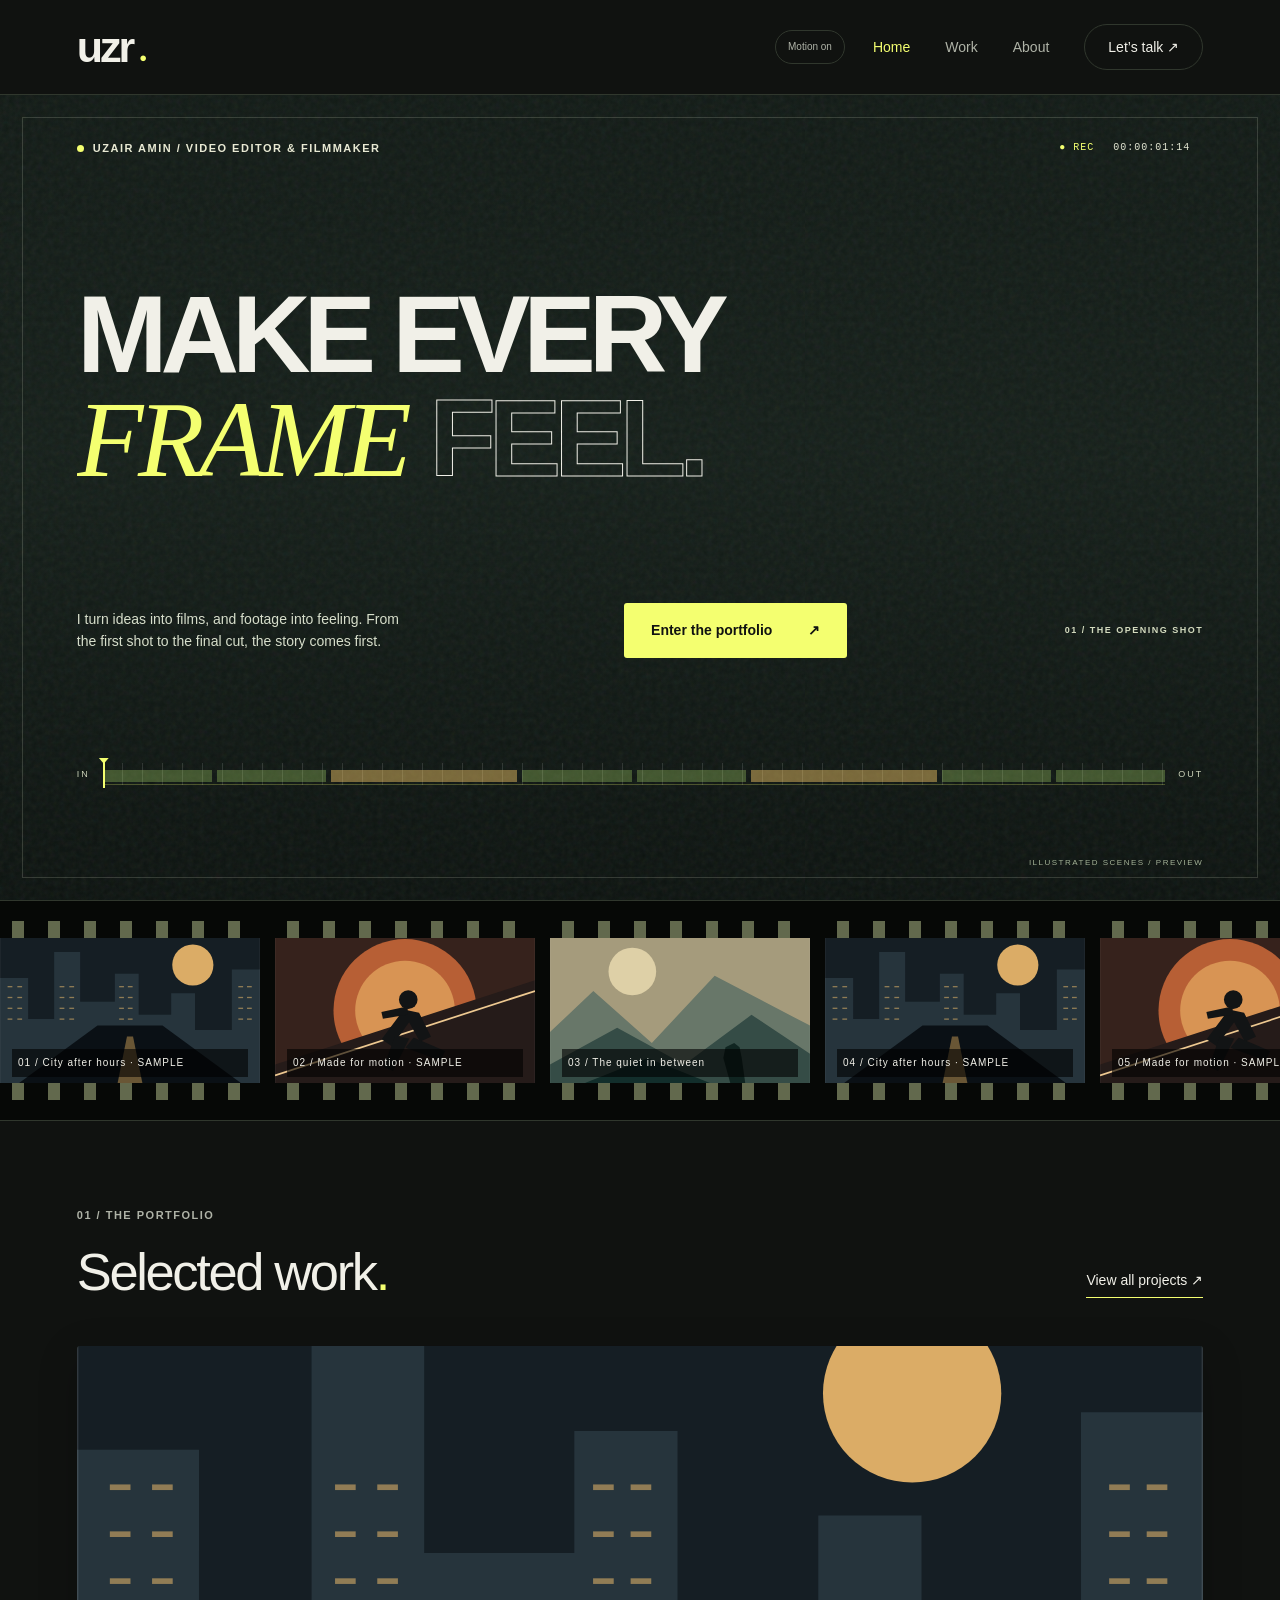
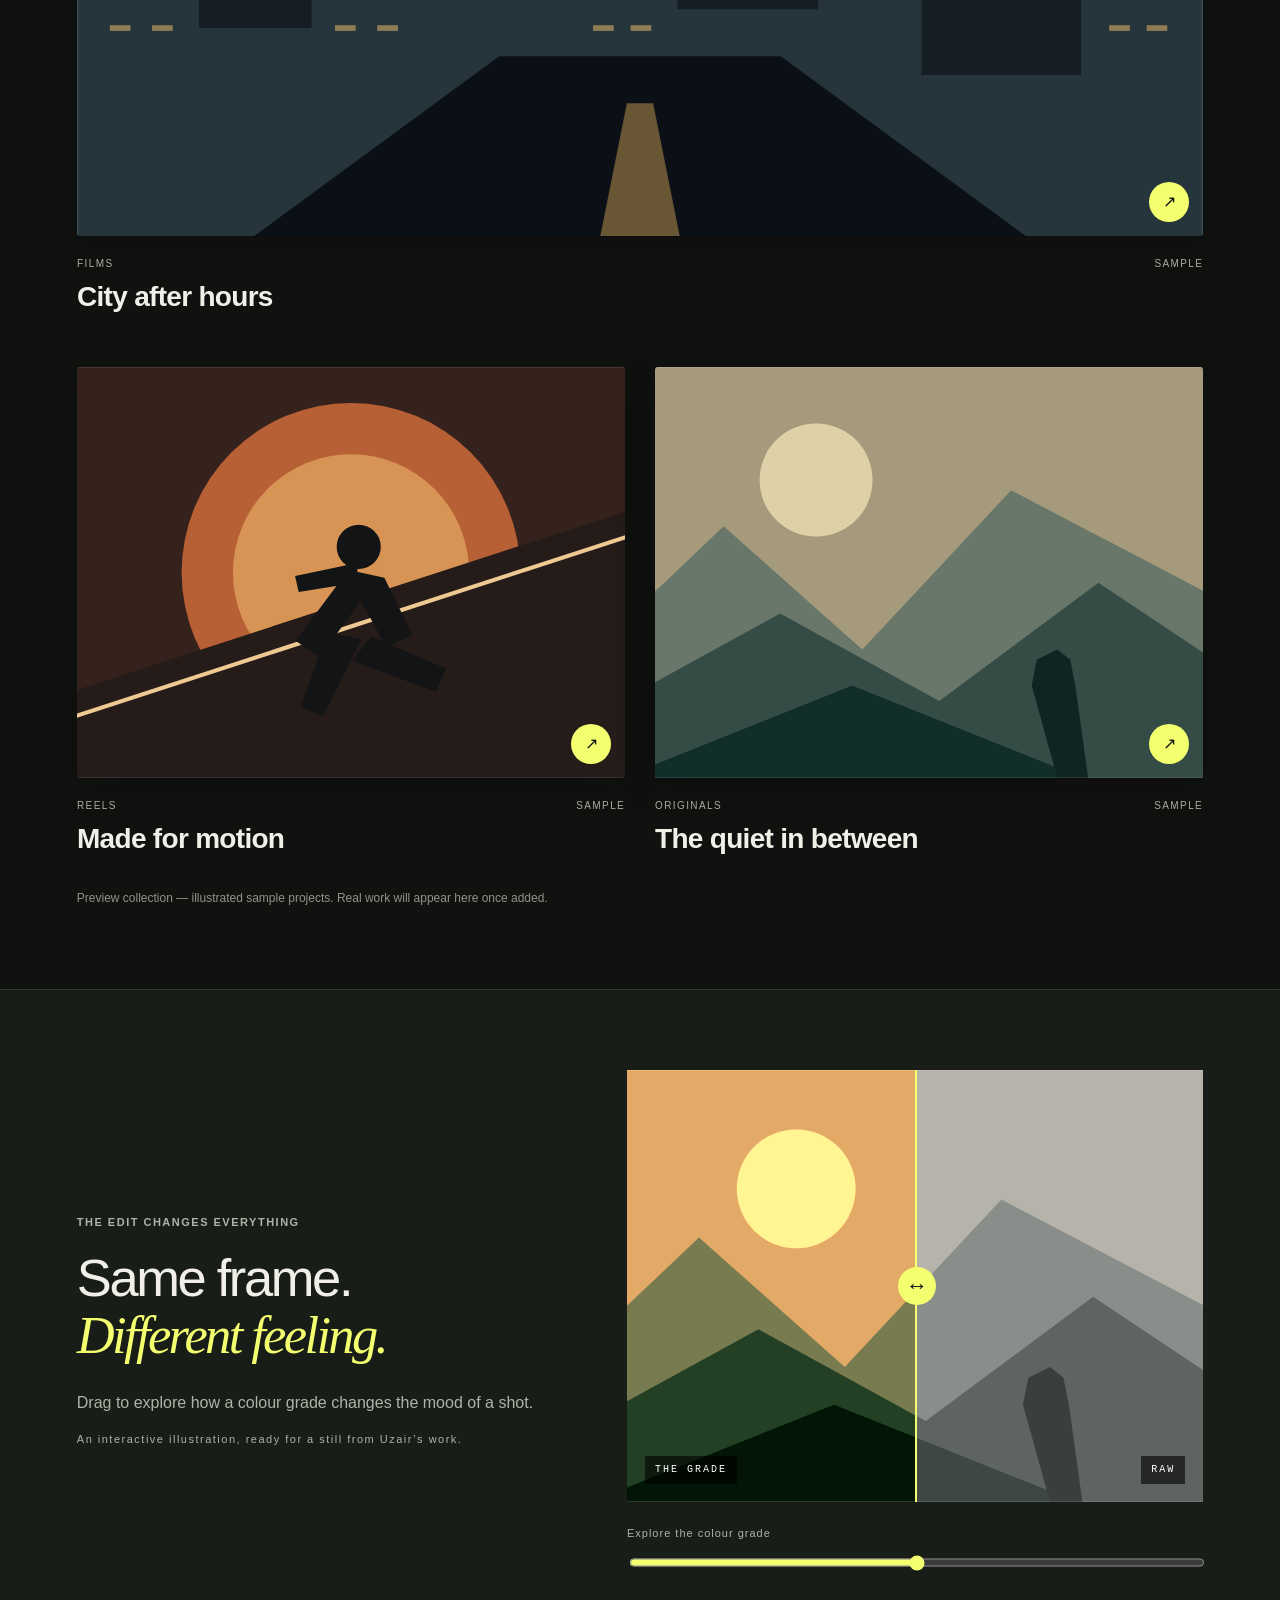
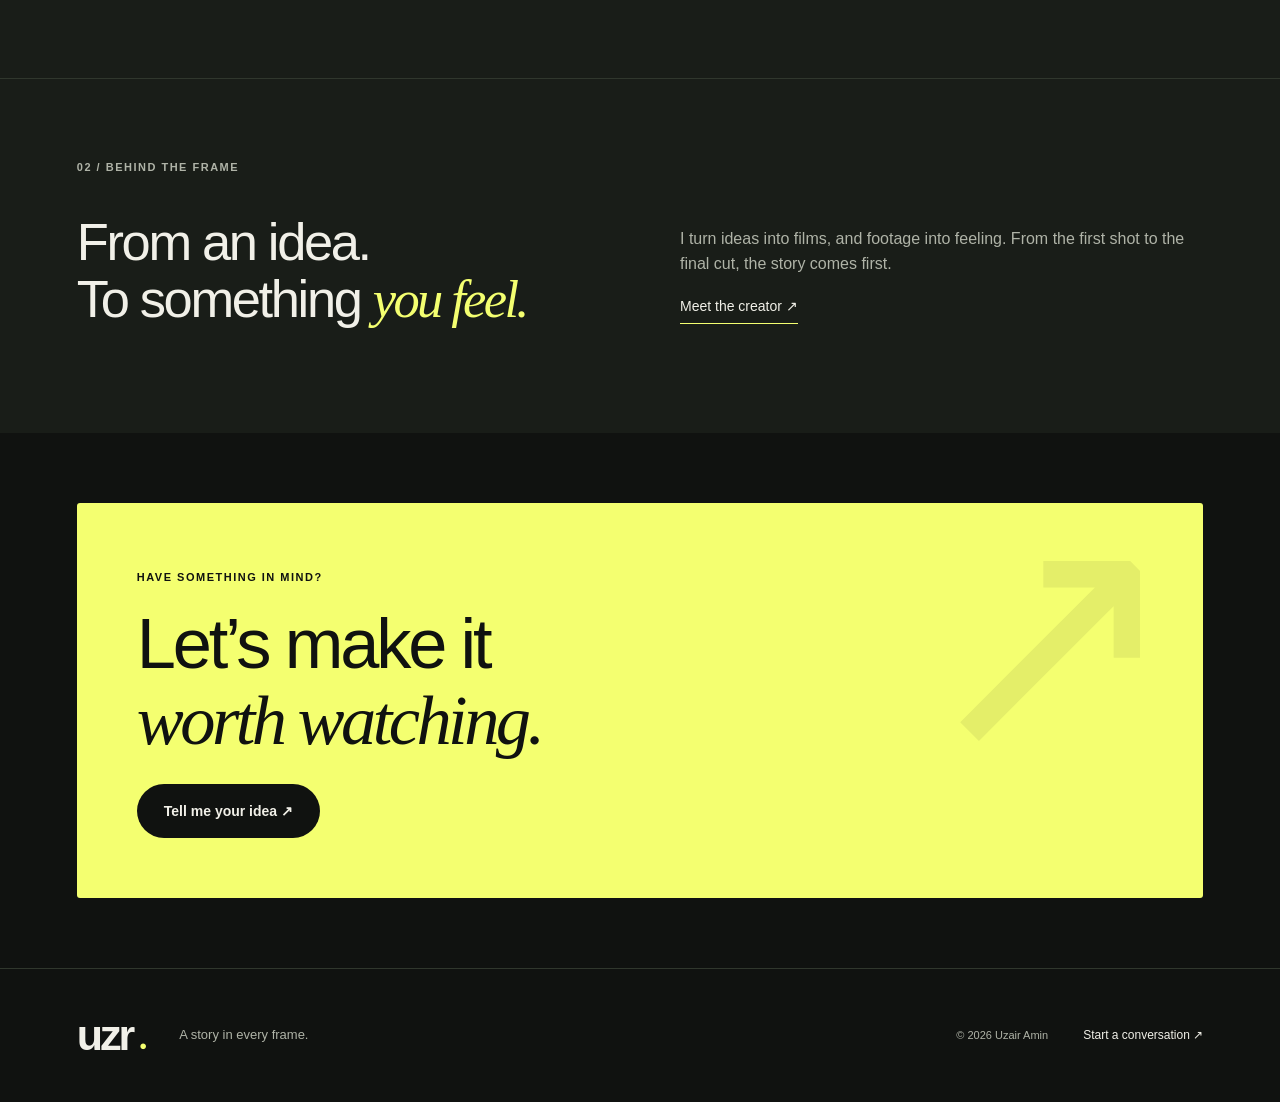
<file: index.html>
<!doctype html><html lang="en"><head><meta charset="utf-8"><meta name="viewport" content="width=device-width, initial-scale=1"><meta name="theme-color" content="#171916"><meta name="description" content="Uzair Amin — video editor and filmmaker. Explore films, reels, and original stories."><title>Home — Uzair Amin</title><link rel="icon" href="assets/favicon.svg" type="image/svg+xml"><link rel="stylesheet" href="style.css"><script src="content.js" defer></script><script src="app.js" defer></script><script src="motion.js" defer></script></head><body><div class="scroll-progress" aria-hidden="true"></div><div class="cursor-light" aria-hidden="true"></div><a class="skip" href="#main">Skip to content</a><header><a class="brand" href="index.html" aria-label="Uzair Amin home">uzr<span>●</span></a><button class="menu-toggle" aria-expanded="false" aria-controls="nav">Menu +</button><button class="motion-toggle" type="button" aria-pressed="true">Motion on</button><nav id="nav" aria-label="Main navigation"><a href="index.html">Home</a><a href="work.html">Work</a><a href="about.html">About</a><a class="nav-cta" href="contact.html">Let’s talk ↗</a></nav></header><main id="main"><section class="hero cinema-hero"><div class="cinema-backdrop" aria-hidden="true"><div class="scene-layer scene-one"></div><div class="scene-layer scene-two"></div><div class="scene-layer scene-three"></div><div class="grain"></div><div class="frame-corners"></div></div><div class="cinema-top"><span class="eyebrow"><span class="dot"></span> UZAIR AMIN / VIDEO EDITOR &amp; FILMMAKER</span><span class="record-indicator" aria-hidden="true">● REC <span id="timecode">00:00:00:00</span></span></div><h1 class="cinema-title"><span>MAKE EVERY</span><span><em>FRAME</em> <b>FEEL.</b></span></h1><div class="cinema-bottom"><p data-field="intro"></p><a class="button hero-button" href="work.html">Enter the portfolio <span>↗</span></a><span class="eyebrow">01 / THE OPENING SHOT</span></div><div class="timeline" aria-hidden="true"><span>IN</span><div class="timeline-track"><i></i><i></i><i></i><i></i><i></i><i></i><i></i><i></i><span class="playhead"></span></div><span>OUT</span></div><span class="visual-note">ILLUSTRATED SCENES / PREVIEW</span></section><section class="filmstrip-section" aria-label="Project filmstrip"><div class="filmstrip" id="filmstrip"></div></section><section><div class="section-head"><div><span class="eyebrow">01 / THE PORTFOLIO</span><h2>Selected work<span class="accent">.</span></h2></div><a class="text-link" href="work.html">View all projects ↗</a></div><div class="projects" id="featured"></div><p class="demo-note">Preview collection — illustrated sample projects. Real work will appear here once added.</p></section><section class="grade-lab"><div><span class="eyebrow">THE EDIT CHANGES EVERYTHING</span><h2>Same frame.<br><em>Different feeling.</em></h2><p>Drag to explore how a colour grade changes the mood of a shot.</p><p class="small">An interactive illustration, ready for a still from Uzair’s work.</p></div><div class="grade-demo"><div class="grade-image"><img src="assets/quiet.svg" alt="Illustrated mountain scene before colour grading"><div class="graded-layer"><img src="assets/quiet.svg" alt="" aria-hidden="true"></div><span class="grade-before">RAW</span><span class="grade-after">THE GRADE</span><span class="grade-divider" aria-hidden="true">↔</span></div><label class="grade-control" for="grade-slider">Explore the colour grade<input type="range" id="grade-slider" min="0" max="100" value="50" aria-label="Colour grade comparison position"></label></div></section><section class="approach"><span class="eyebrow">02 / BEHIND THE FRAME</span><h2>From an idea.<br>To something <em>you feel.</em></h2><div><p data-field="intro"></p><a class="text-link" href="about.html">Meet the creator ↗</a></div></section><section class="cta"><span class="eyebrow">HAVE SOMETHING IN MIND?</span><h2>Let’s make it<br><em>worth watching.</em></h2><a class="button dark-button" href="contact.html">Tell me your idea ↗</a></section></main><footer><a class="brand" href="index.html">uzr<span>●</span></a><p>A story in every frame.</p><span>© <span id="year"></span> Uzair Amin</span><a href="contact.html">Start a conversation ↗</a></footer><dialog id="project-dialog"><button class="close-dialog" aria-label="Close project">✕</button><div id="project-detail"></div></dialog><noscript><p class="setup-note">Enable JavaScript to load portfolio projects and contact details.</p></noscript></body></html>
</file>
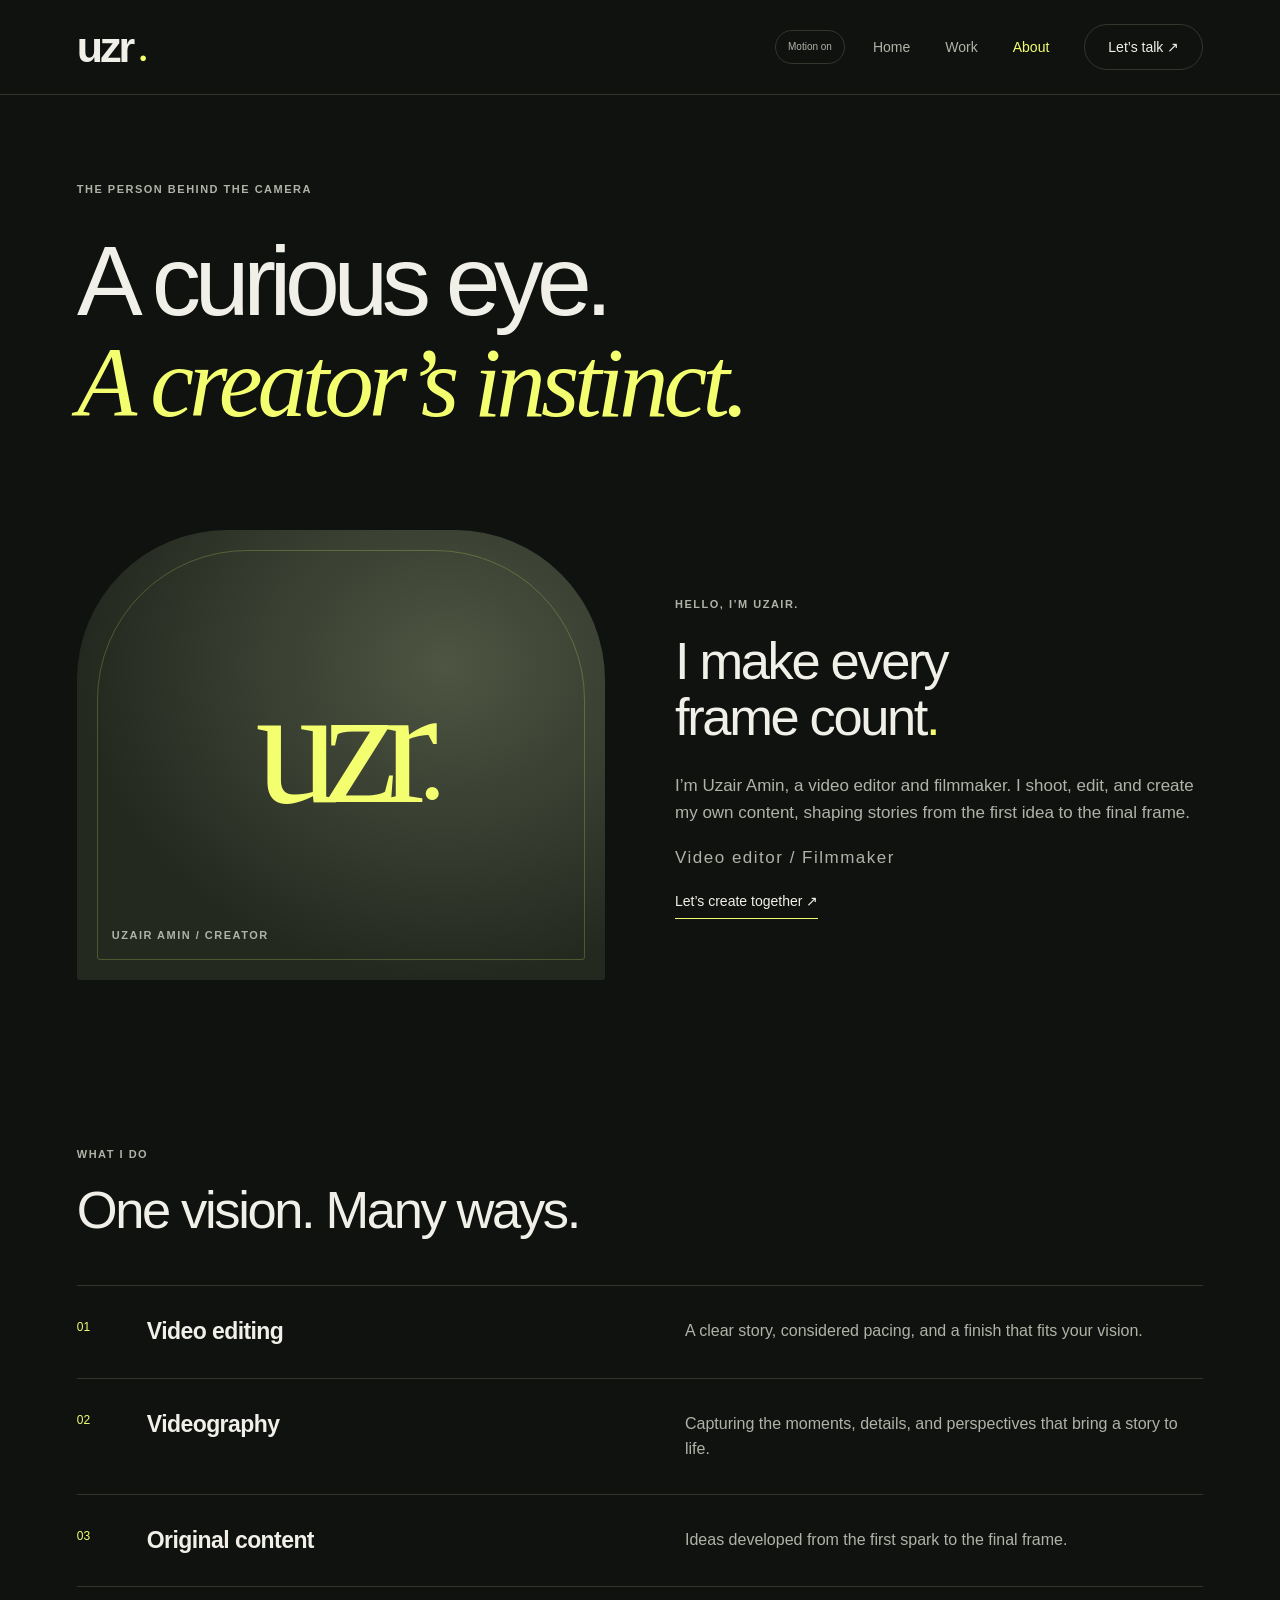
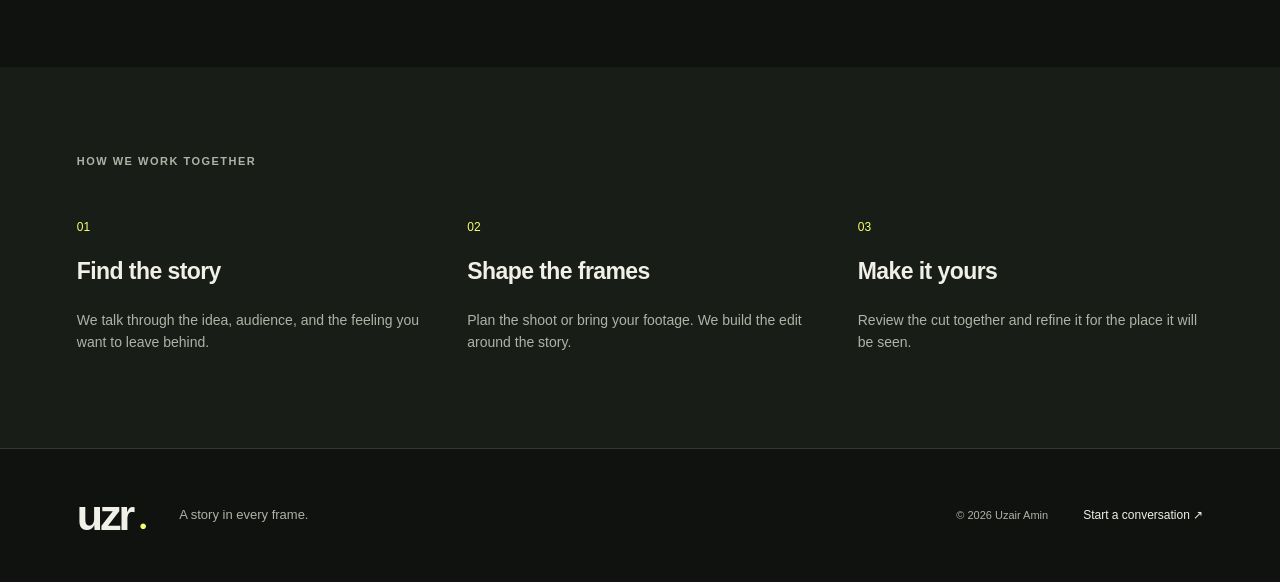
<file: about.html>
<!doctype html><html lang="en"><head><meta charset="utf-8"><meta name="viewport" content="width=device-width, initial-scale=1"><meta name="theme-color" content="#171916"><meta name="description" content="Uzair Amin — video editor and filmmaker. Explore films, reels, and original stories."><title>About — Uzair Amin</title><link rel="icon" href="assets/favicon.svg" type="image/svg+xml"><link rel="stylesheet" href="style.css"><script src="content.js" defer></script><script src="app.js" defer></script><script src="motion.js" defer></script></head><body><div class="scroll-progress" aria-hidden="true"></div><div class="cursor-light" aria-hidden="true"></div><a class="skip" href="#main">Skip to content</a><header><a class="brand" href="index.html" aria-label="Uzair Amin home">uzr<span>●</span></a><button class="menu-toggle" aria-expanded="false" aria-controls="nav">Menu +</button><button class="motion-toggle" type="button" aria-pressed="true">Motion on</button><nav id="nav" aria-label="Main navigation"><a href="index.html">Home</a><a href="work.html">Work</a><a href="about.html">About</a><a class="nav-cta" href="contact.html">Let’s talk ↗</a></nav></header><main id="main"><section class="page-intro"><span class="eyebrow">THE PERSON BEHIND THE CAMERA</span><h1>A curious eye.<br><em>A creator’s instinct.</em></h1></section><section class="about-grid"><div class="portrait" id="portrait"><span class="portrait-monogram">uzr<span>●</span></span><span class="eyebrow">UZAIR AMIN / CREATOR</span></div><div class="about-copy"><span class="eyebrow">HELLO, I’M UZAIR.</span><h2>I make every<br>frame count<span class="accent">.</span></h2><p data-field="about"></p><p data-field="title" class="small"></p><a class="text-link" href="contact.html">Let’s create together ↗</a></div></section><section><div class="section-head"><div><span class="eyebrow">WHAT I DO</span><h2>One vision. Many ways.</h2></div></div><div id="services" class="services"></div></section><section class="process"><span class="eyebrow">HOW WE WORK TOGETHER</span><div><article><span>01</span><h3>Find the story</h3><p>We talk through the idea, audience, and the feeling you want to leave behind.</p></article><article><span>02</span><h3>Shape the frames</h3><p>Plan the shoot or bring your footage. We build the edit around the story.</p></article><article><span>03</span><h3>Make it yours</h3><p>Review the cut together and refine it for the place it will be seen.</p></article></div></section><section id="testimonials" hidden></section></main><footer><a class="brand" href="index.html">uzr<span>●</span></a><p>A story in every frame.</p><span>© <span id="year"></span> Uzair Amin</span><a href="contact.html">Start a conversation ↗</a></footer><dialog id="project-dialog"><button class="close-dialog" aria-label="Close project">✕</button><div id="project-detail"></div></dialog><noscript><p class="setup-note">Enable JavaScript to load portfolio projects and contact details.</p></noscript></body></html>
</file>
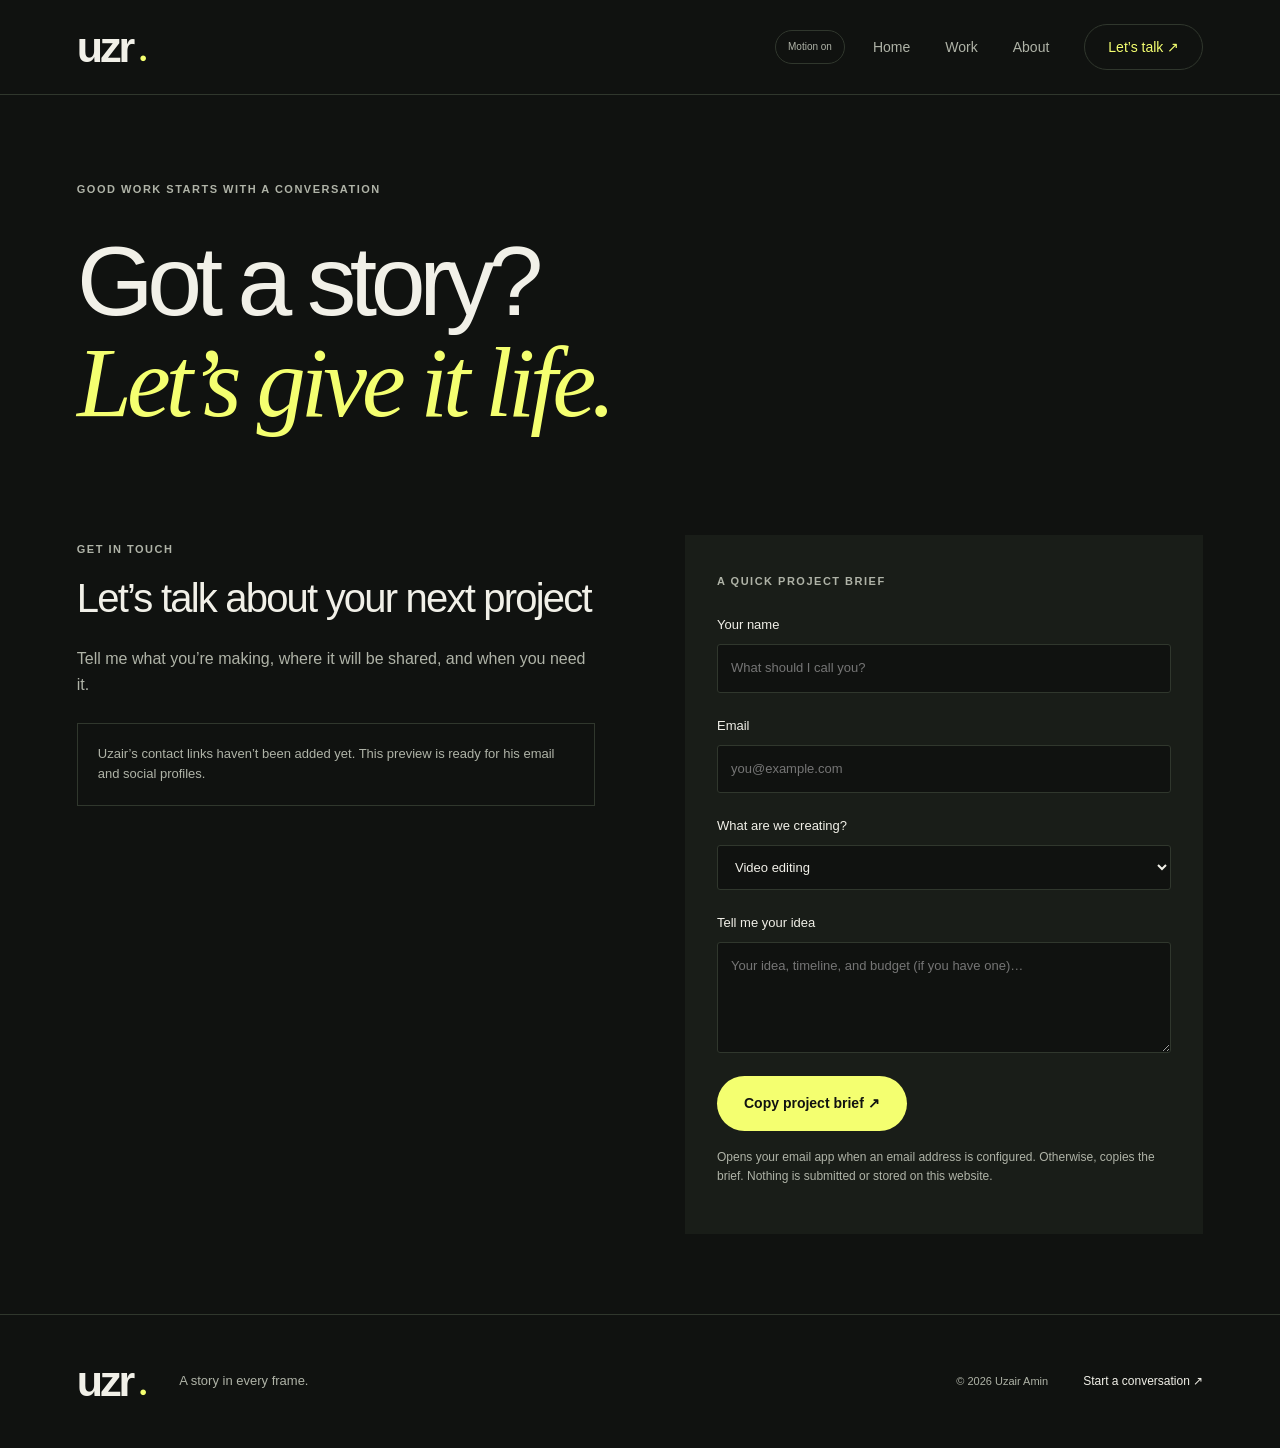
<file: contact.html>
<!doctype html><html lang="en"><head><meta charset="utf-8"><meta name="viewport" content="width=device-width, initial-scale=1"><meta name="theme-color" content="#171916"><meta name="description" content="Uzair Amin — video editor and filmmaker. Explore films, reels, and original stories."><title>Contact — Uzair Amin</title><link rel="icon" href="assets/favicon.svg" type="image/svg+xml"><link rel="stylesheet" href="style.css"><script src="content.js" defer></script><script src="app.js" defer></script><script src="motion.js" defer></script></head><body><div class="scroll-progress" aria-hidden="true"></div><div class="cursor-light" aria-hidden="true"></div><a class="skip" href="#main">Skip to content</a><header><a class="brand" href="index.html" aria-label="Uzair Amin home">uzr<span>●</span></a><button class="menu-toggle" aria-expanded="false" aria-controls="nav">Menu +</button><button class="motion-toggle" type="button" aria-pressed="true">Motion on</button><nav id="nav" aria-label="Main navigation"><a href="index.html">Home</a><a href="work.html">Work</a><a href="about.html">About</a><a class="nav-cta" href="contact.html">Let’s talk ↗</a></nav></header><main id="main"><section class="page-intro"><span class="eyebrow">GOOD WORK STARTS WITH A CONVERSATION</span><h1>Got a story?<br><em>Let’s give it life.</em></h1></section><section class="contact-grid"><div><span class="eyebrow">GET IN TOUCH</span><h2 data-field="availability"></h2><p>Tell me what you’re making, where it will be shared, and when you need it.</p><div id="contact-links"></div><p class="setup-note" id="contact-note">Uzair’s contact links haven’t been added yet. This preview is ready for his email and social profiles.</p></div><form id="brief-form"><span class="eyebrow">A QUICK PROJECT BRIEF</span><label>Your name<input name="name" autocomplete="name" required maxlength="100" placeholder="What should I call you?"></label><label>Email<input name="email" type="email" autocomplete="email" required maxlength="200" placeholder="you@example.com"></label><label>What are we creating?<select name="service"><option>Video editing</option><option>Videography</option><option>Original content</option><option>Something else</option></select></label><label>Tell me your idea<textarea name="message" required maxlength="4000" rows="4" placeholder="Your idea, timeline, and budget (if you have one)…"></textarea></label><button class="button" type="submit" id="brief-button">Copy project brief ↗</button><p class="small">Opens your email app when an email address is configured. Otherwise, copies the brief. Nothing is submitted or stored on this website.</p><p id="form-status" role="status"></p></form></section></main><footer><a class="brand" href="index.html">uzr<span>●</span></a><p>A story in every frame.</p><span>© <span id="year"></span> Uzair Amin</span><a href="contact.html">Start a conversation ↗</a></footer><dialog id="project-dialog"><button class="close-dialog" aria-label="Close project">✕</button><div id="project-detail"></div></dialog><noscript><p class="setup-note">Enable JavaScript to load portfolio projects and contact details.</p></noscript></body></html>
</file>
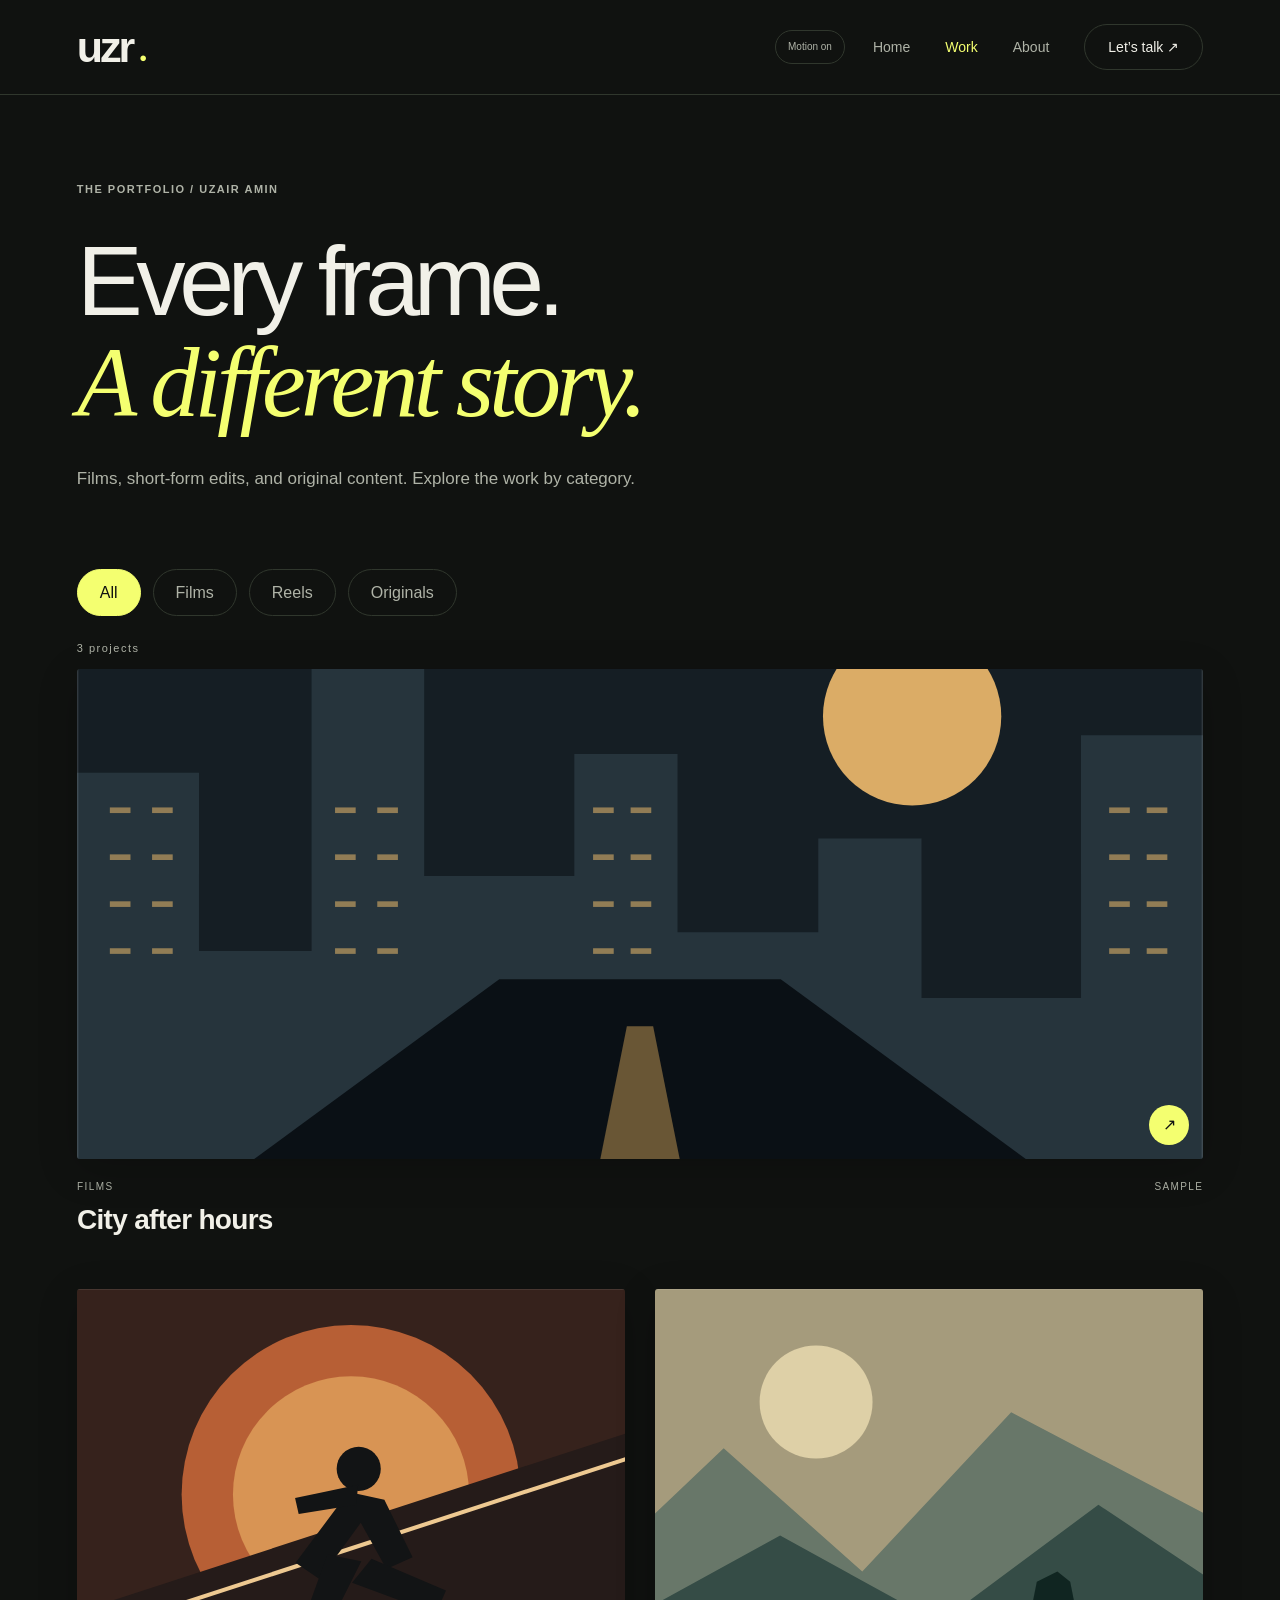
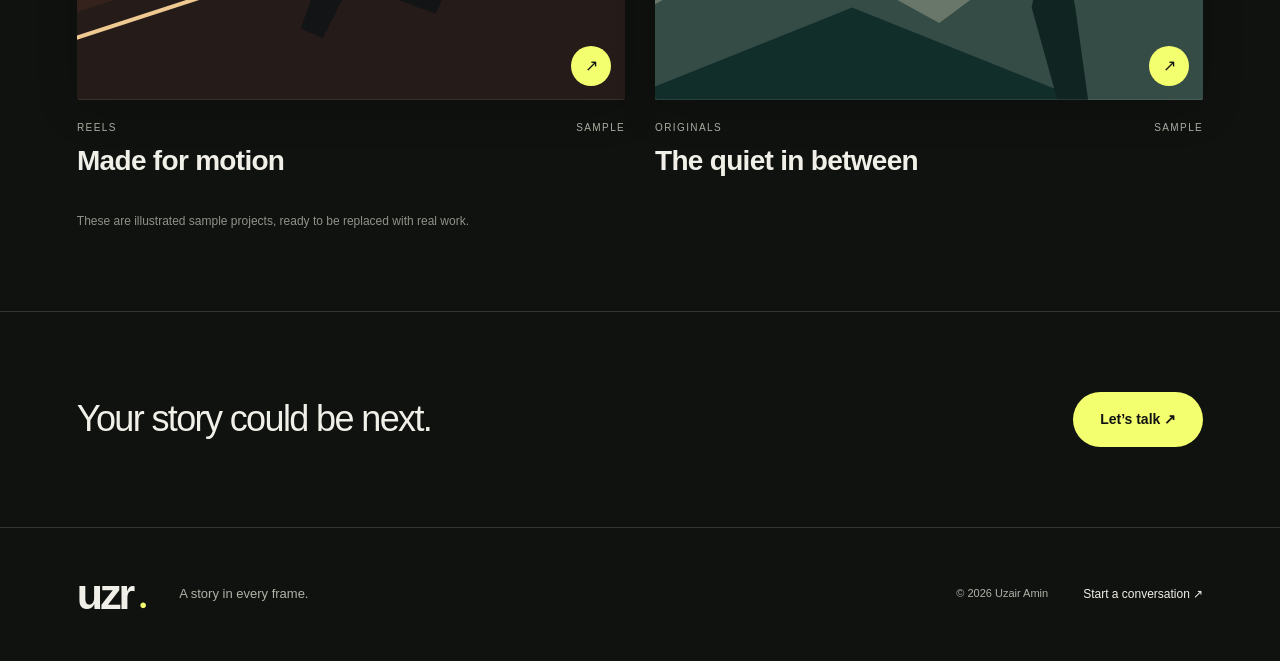
<file: work.html>
<!doctype html><html lang="en"><head><meta charset="utf-8"><meta name="viewport" content="width=device-width, initial-scale=1"><meta name="theme-color" content="#171916"><meta name="description" content="Uzair Amin — video editor and filmmaker. Explore films, reels, and original stories."><title>Work — Uzair Amin</title><link rel="icon" href="assets/favicon.svg" type="image/svg+xml"><link rel="stylesheet" href="style.css"><script src="content.js" defer></script><script src="app.js" defer></script><script src="motion.js" defer></script></head><body><div class="scroll-progress" aria-hidden="true"></div><div class="cursor-light" aria-hidden="true"></div><a class="skip" href="#main">Skip to content</a><header><a class="brand" href="index.html" aria-label="Uzair Amin home">uzr<span>●</span></a><button class="menu-toggle" aria-expanded="false" aria-controls="nav">Menu +</button><button class="motion-toggle" type="button" aria-pressed="true">Motion on</button><nav id="nav" aria-label="Main navigation"><a href="index.html">Home</a><a href="work.html">Work</a><a href="about.html">About</a><a class="nav-cta" href="contact.html">Let’s talk ↗</a></nav></header><main id="main"><section class="page-intro"><span class="eyebrow">THE PORTFOLIO / UZAIR AMIN</span><h1>Every frame.<br><em>A different story.</em></h1><p>Films, short-form edits, and original content. Explore the work by category.</p></section><section class="work-section"><div class="filters" id="filters" aria-label="Filter projects"></div><p class="small" id="result-count" aria-live="polite"></p><div class="projects" id="all-projects"></div><p class="demo-note" id="demo-notice">These are illustrated sample projects, ready to be replaced with real work.</p></section><section class="mini-cta"><h2>Your story could be next.</h2><a class="button" href="contact.html">Let’s talk ↗</a></section></main><footer><a class="brand" href="index.html">uzr<span>●</span></a><p>A story in every frame.</p><span>© <span id="year"></span> Uzair Amin</span><a href="contact.html">Start a conversation ↗</a></footer><dialog id="project-dialog"><button class="close-dialog" aria-label="Close project">✕</button><div id="project-detail"></div></dialog><noscript><p class="setup-note">Enable JavaScript to load portfolio projects and contact details.</p></noscript></body></html>
</file>
<file: style.css>
:root{--bg:#171916;--panel:#20231e;--ink:#f1f0e8;--muted:#afb3a7;--accent:#edce73;--line:#373b32}*{box-sizing:border-box}html{scroll-behavior:smooth}body{margin:0;background:var(--bg);color:var(--ink);font-family:Arial,Helvetica,sans-serif;font-size:16px;line-height:1.6}a{color:inherit;text-decoration:none}button,input,textarea,select{font:inherit}button,a,input,textarea,select{touch-action:manipulation}button{cursor:pointer}img{display:block;max-width:100%}header,main,footer{max-width:1440px;margin:auto}header{height:108px;display:flex;align-items:center;justify-content:space-between;padding:0 6%;border-bottom:1px solid var(--line)}.brand{font-size:43px;line-height:1;font-weight:800;letter-spacing:-4px}.brand span{color:var(--accent);font-size:13px;margin-left:7px}nav{display:flex;align-items:center;gap:35px}nav a{font-size:14px;color:var(--muted)}nav a[aria-current],nav a:hover{color:var(--accent)}.nav-cta{border:1px solid var(--line);padding:11px 23px;border-radius:30px;color:var(--ink)}.menu-toggle{display:none}main>section{padding:80px 6%}.eyebrow,.small{font-size:11px;letter-spacing:1.5px}.eyebrow{font-weight:bold;text-transform:uppercase;color:var(--muted)}h1,h2,h3,p{margin-top:0}h1{font-size:clamp(52px,7.7vw,110px);line-height:1.02;letter-spacing:-.065em;font-weight:500;margin:30px 0 32px}h2{font-size:clamp(36px,4.1vw,58px);line-height:1.08;letter-spacing:-.045em;font-weight:500;margin:17px 0 26px}h3{font-size:23px;letter-spacing:-.025em;line-height:1.2}em{font-family:Georgia,serif;font-weight:400;letter-spacing:-.05em;color:var(--accent)}.accent{color:var(--accent)}p{color:var(--muted);max-width:600px}.hero{padding-top:64px}.hero .eyebrow{display:flex;gap:10px;align-items:center}.dot{width:7px;height:7px;background:var(--accent);border-radius:50%}.hero-bottom{display:flex;align-items:center;gap:40px;justify-content:space-between;margin:38px 0 45px}.hero-bottom p{font-size:15px;max-width:370px;margin:0}.button{display:inline-flex;justify-content:space-between;align-items:center;gap:36px;background:var(--accent);color:var(--bg);border:0;border-radius:100px;padding:16px 27px;font-size:14px;font-weight:bold}.button:hover{background:#f6dfa0;transform:translateY(-2px)}.vertical-label{color:var(--muted)}.hero-art{height:440px;position:relative;overflow:hidden;border-radius:3px}.hero-art>img{height:100%;width:100%;object-fit:cover;object-position:50% 57%;filter:saturate(.7)}.hero-art:after{content:'';position:absolute;inset:0;background:linear-gradient(transparent 50%,#0008);pointer-events:none}.viewfinder{position:absolute;inset:25px 27px auto;display:flex;justify-content:space-between;color:#f7e8c5;font-family:monospace;font-size:11px;letter-spacing:2px;z-index:1}.play-circle{position:absolute;left:50%;top:50%;transform:translate(-50%,-50%);border:1px solid #f0eadc99;border-radius:50%;width:82px;height:82px;display:grid;place-content:center;padding-left:4px;background:#ffffff10;backdrop-filter:blur(5px);z-index:1}.play-circle:hover{background:#edce7366}.art-caption{position:absolute;bottom:25px;left:27px;font-size:10px;letter-spacing:3px;z-index:1;color:#fff}.section-head{display:flex;justify-content:space-between;align-items:end;margin-bottom:20px}.text-link{font-size:14px;border-bottom:1px solid var(--accent);padding-bottom:6px;display:inline-block}.section-head .text-link{margin-bottom:28px}.projects{display:grid;grid-template-columns:repeat(3,1fr);gap:26px}.project{border:0;text-align:left;color:var(--ink);background:transparent;padding:0;width:100%;display:block}.project-image{aspect-ratio:4/3;overflow:hidden;position:relative;background:var(--panel)}.project img{width:100%;height:100%;object-fit:cover;transition:transform .4s}.project:hover img{transform:scale(1.04)}.project .arrow{position:absolute;bottom:14px;right:14px;width:40px;height:40px;display:grid;place-content:center;border:1px solid #fffa;border-radius:50%;background:#17191680}.project-meta{font-size:10px;color:var(--muted);letter-spacing:1.4px;text-transform:uppercase;display:flex;justify-content:space-between;margin-top:18px}.project h3{margin:8px 0}.demo-note{font-size:12px;margin:26px 0 0;opacity:.8}.approach{background:var(--panel);display:grid;grid-template-columns:1fr 1fr;gap:20px 80px}.approach>.eyebrow{grid-column:1/-1}.approach>div{align-self:center}.cta{background:var(--accent);color:var(--bg);margin:70px 6%;padding:60px!important;border-radius:3px;position:relative}.cta .eyebrow,.cta em{color:var(--bg)}.cta h2{font-size:clamp(42px,5.5vw,76px)}.dark-button{background:var(--bg);color:var(--ink)}.dark-button:hover{background:#30332c}footer{padding:45px 6%;border-top:1px solid var(--line);display:flex;align-items:center;gap:35px;flex-wrap:wrap}footer p{margin:0;font-size:13px}footer>span{margin-left:auto;color:var(--muted);font-size:11px}footer>a:last-child{font-size:12px}.page-intro{padding-bottom:30px} .page-intro p{font-size:17px}.work-section{padding-top:30px}.filters{display:flex;flex-wrap:wrap;gap:12px;margin-bottom:24px}.filter{border:1px solid var(--line);background:none;color:var(--muted);padding:10px 22px;border-radius:30px}.filter[aria-pressed=true]{color:var(--bg);background:var(--accent);border-color:var(--accent)}.mini-cta{border-top:1px solid var(--line);display:flex;justify-content:space-between;align-items:center;gap:30px}.mini-cta h2{margin:0;font-size:36px}.about-grid{display:grid;grid-template-columns:1fr 1fr;gap:70px;padding-top:35px}.portrait{background:radial-gradient(ellipse at 70% 30%,#4e5542,#242920 70%);min-height:450px;display:flex;justify-content:space-between;flex-direction:column;padding:35px;overflow:hidden}.portrait-monogram{font-family:Georgia,serif;font-size:clamp(110px,17vw,230px);line-height:1.3;letter-spacing:-.12em;color:var(--accent);margin:auto}.portrait-monogram span{font-size:30px}.portrait img{width:100%;height:420px;object-fit:cover}.about-copy{align-self:center}.about-copy>p{font-size:17px}.services{border-top:1px solid var(--line)}.service{display:grid;grid-template-columns:50px 1fr 1fr;gap:20px;padding:32px 0;border-bottom:1px solid var(--line)}.service h3,.service p{margin:0}.service>span{color:var(--accent);font-size:12px}.process{background:var(--panel)}.process>div{display:grid;grid-template-columns:repeat(3,1fr);gap:45px;margin-top:40px}.process article>span{color:var(--accent);font-size:12px}.process h3{margin-top:20px}.process p{font-size:14px}.contact-grid{display:grid;grid-template-columns:1fr 1fr;gap:90px;padding-top:40px}.contact-grid h2{font-size:40px}.contact-link{display:block;border-bottom:1px solid var(--line);padding:19px 0}.setup-note{padding:20px;border:1px solid var(--line);font-size:13px;margin-top:25px}form{background:var(--panel);padding:32px}label{display:block;margin:23px 0;color:var(--ink);font-size:13px}input,textarea,select{margin-top:8px;display:block;background:var(--bg);border:1px solid var(--line);border-radius:3px;color:var(--ink);width:100%;padding:13px;min-width:0}textarea{resize:vertical}form>.small{letter-spacing:0;font-size:12px;margin-top:17px}#form-status{overflow-wrap:anywhere}dialog{background:var(--bg);color:var(--ink);border:1px solid var(--line);border-radius:6px;max-width:820px;width:calc(100% - 32px);max-height:90vh;padding:35px}dialog::backdrop{background:#000c;backdrop-filter:blur(6px)}.close-dialog{float:right;position:relative;z-index:2;background:var(--panel);border:1px solid var(--line);border-radius:50%;color:var(--ink);width:44px;height:44px}.detail-image{width:100%;max-height:350px;object-fit:cover}.video-wrap{aspect-ratio:16/9;margin:22px 0}.video-wrap iframe{width:100%;height:100%;border:0}.project-detail h2{margin-top:24px}.comment{border-left:2px solid var(--accent);padding-left:20px;margin:25px 0}.comment p{color:var(--ink);margin-bottom:8px}.comment cite{font-size:12px;color:var(--muted)}.skip{position:absolute;top:-100px;left:10px;padding:10px;background:var(--accent);color:var(--bg);z-index:10}.skip:focus{top:10px}:focus-visible{outline:2px solid var(--accent);outline-offset:5px}[hidden]{display:none!important}
@media(min-width:1600px){header,footer{border-left:1px solid var(--line);border-right:1px solid var(--line)}}@media(max-width:900px){.vertical-label{display:none}.projects{gap:16px}.about-grid{gap:35px}.contact-grid{gap:35px}.hero-art{height:350px}footer{gap:20px}.cta{padding:40px!important}}@media(max-width:640px){header{height:80px}.brand{font-size:36px}.menu-toggle{display:block;background:none;border:1px solid var(--line);border-radius:30px;color:var(--ink);padding:8px 16px;font-size:13px}nav{display:none;position:absolute;top:80px;left:0;right:0;background:var(--panel);padding:25px 6%;z-index:5;flex-direction:column;align-items:start;gap:22px;border-bottom:1px solid var(--line)}nav.open{display:flex}main>section{padding:50px 6%}h1{font-size:56px;letter-spacing:-.07em}.hero{padding-top:45px}.hero-bottom{align-items:start;flex-direction:column;gap:24px;margin:30px 0}.hero-art{height:290px}.viewfinder{font-size:8px;letter-spacing:1px;inset:18px 17px auto}.art-caption{left:17px;font-size:8px}.projects{grid-template-columns:1fr;gap:30px}.project-image{aspect-ratio:16/11}.section-head{align-items:start;flex-direction:column}.section-head .text-link{margin:0 0 22px}.approach{grid-template-columns:1fr;gap:10px}.cta{margin:35px 6%;padding:30px!important}.about-grid,.contact-grid{grid-template-columns:1fr;gap:30px}.portrait{min-height:300px}.portrait-monogram{font-size:150px}.service{grid-template-columns:30px 1fr}.service p{grid-column:2;font-size:14px}.process>div{grid-template-columns:1fr;gap:15px}.mini-cta{align-items:start;flex-direction:column}.contact-grid h2{font-size:35px}form{padding:24px}footer{display:grid;grid-template-columns:1fr 1fr}footer>span{margin-left:0}dialog{padding:23px}.page-intro{padding-bottom:10px}.eyebrow{font-size:9px}.hero h1{font-size:clamp(44px,10.5vw,62px)}}@media(prefers-reduced-motion:reduce){html{scroll-behavior:auto}*,*:before,*:after{transition:none!important;animation:none!important}}
/* Director's cut — cinematic motion system */
:root{--accent:#f4ff70;--bg:#101210;--panel:#191d18;--line:#30372d}.scroll-progress{position:fixed;top:0;left:0;height:3px;background:var(--accent);width:100%;transform:scaleX(0);transform-origin:left;z-index:30}.cursor-light{pointer-events:none;position:fixed;width:450px;height:450px;left:0;top:0;border-radius:50%;background:radial-gradient(circle,#d5ff6812,transparent 65%);transform:translate(-1000px,-1000px);z-index:0}header,main,footer{position:relative}header{height:95px}.motion-toggle{background:none;color:var(--muted);border:1px solid var(--line);font-size:10px;border-radius:20px;padding:8px 12px;margin-left:auto;margin-right:28px;white-space:nowrap}.motion-toggle:hover{color:var(--accent)}.cinema-hero{position:relative;min-height:730px;min-height:min(880px,calc(100svh - 95px));overflow:hidden;display:flex;flex-direction:column;justify-content:space-between;padding:45px 6% 30px!important;background:#18231d}.cinema-backdrop{position:absolute;inset:0;pointer-events:none;overflow:hidden}.scene-layer{position:absolute;inset:-4%;background-position:50% 55%;background-size:cover;filter:saturate(.55);animation:scene-drift 21s ease-in-out infinite;opacity:0}.scene-one{background-image:url('assets/city.svg');animation:scene-one 21s infinite,scene-drift 21s ease-in-out infinite}.scene-two{background-image:url('assets/motion.svg');animation:scene-two 21s infinite,scene-drift 21s ease-in-out infinite}.scene-three{background-image:url('assets/quiet.svg');animation:scene-three 21s infinite,scene-drift 21s ease-in-out infinite}.cinema-backdrop:after{content:'';position:absolute;inset:0;background:linear-gradient(0deg,#0b110ee6,#0b110e40 55%,#0b110e80)}.grain{position:absolute;inset:0;opacity:.15;background-image:url("data:image/svg+xml,%3Csvg viewBox='0 0 180 180' xmlns='http://www.w3.org/2000/svg'%3E%3Cfilter id='n'%3E%3CfeTurbulence type='fractalNoise' baseFrequency='.8' numOctaves='3' stitchTiles='stitch'/%3E%3C/filter%3E%3Crect width='100%25' height='100%25' opacity='.45' filter='url(%23n)'/%3E%3C/svg%3E");z-index:1}.frame-corners{position:absolute;inset:22px;border:1px solid #e7edd22b;z-index:2}.cinema-top,.cinema-title,.cinema-bottom,.timeline,.visual-note{position:relative;z-index:3}.cinema-top{display:flex;justify-content:space-between;gap:15px}.cinema-top .eyebrow{color:#e8e9d3;display:flex;align-items:center;gap:9px}.record-indicator{font-size:10px;font-family:monospace;color:#f4ff70;letter-spacing:1px}.record-indicator #timecode{color:#e3e6d2;margin-left:12px;display:inline-block;min-width:90px}.cinema-title{font-size:clamp(56px,8.5vw,122px);font-weight:800;letter-spacing:-.065em;line-height:.96;margin:65px 0 50px;text-transform:uppercase}.cinema-title>span{display:block;overflow:hidden;animation:title-arrive 1s cubic-bezier(.2,.8,.2,1) both}.cinema-title>span:nth-child(2){animation-delay:.16s}.cinema-title em{font-family:Georgia,serif;font-weight:400;text-transform:none}.cinema-title b{font-weight:800;color:transparent;-webkit-text-stroke:1px #f1f0e8}.cinema-bottom{display:flex;gap:35px;align-items:center;justify-content:space-between}.cinema-bottom p{max-width:330px;font-size:14px;color:#d7decb;margin:0}.cinema-bottom>.eyebrow{font-size:9px;color:#d4dbbf}.hero-button{border-radius:3px}.timeline{display:flex;gap:13px;align-items:center;margin-top:45px;font-size:9px;letter-spacing:2px;color:#cbd2b8}.timeline-track{position:relative;flex:1;display:flex;gap:5px;height:22px;border-bottom:1px solid #f4ff7040;background:repeating-linear-gradient(90deg,transparent 0 19px,#ffffff20 19px 20px)}.timeline-track i{display:block;background:#a6d16755;flex:1;height:12px;margin-top:7px}.timeline-track i:nth-child(3n){background:#efc56777;flex:1.7}.playhead{position:absolute;height:30px;width:2px;background:var(--accent);top:-5px;left:0;animation:playhead 12s linear infinite}.playhead:before{content:'';position:absolute;left:-4px;top:0;width:10px;height:6px;background:var(--accent);clip-path:polygon(0 0,100% 0,50% 100%)}.visual-note{font-size:8px;letter-spacing:1.5px;color:#a4b297;align-self:end;margin-top:12px}.filmstrip-section{overflow:hidden;padding:20px 0!important;background:#060806;border-top:1px solid var(--line);border-bottom:1px solid var(--line)}.filmstrip{width:max-content;display:flex;animation:film-travel 35s linear infinite}.filmstrip:hover,.filmstrip:focus-within{animation-play-state:paused}.filmstrip-group{display:flex;gap:15px;padding-right:15px}.film-frame{width:260px;position:relative;display:block;padding:17px 0;background:repeating-linear-gradient(90deg,#060806 0 12px,#62694d 12px 24px,#060806 24px 36px)}.film-frame img{height:145px;width:260px;object-fit:cover}.film-frame span{position:absolute;bottom:23px;left:12px;right:12px;background:#0009;font-size:10px;letter-spacing:1px;padding:6px}.film-frame:hover img{filter:saturate(1.4)}.projects{grid-template-columns:repeat(2,minmax(0,1fr));gap:45px 30px}.projects .project:first-child{grid-column:1/-1}.projects .project:first-child .project-image{aspect-ratio:2.3}.project{will-change:transform;transition:transform .2s,opacity .25s}.project-image{border-radius:3px;box-shadow:0 10px 40px #0003}.project h3{font-size:28px}.project-meta{margin-top:20px}.project .arrow{background:var(--accent);color:var(--bg);border:0;transition:transform .25s}.project:hover .arrow{transform:rotate(45deg)}.text-link{transition:letter-spacing .2s}.text-link:hover{letter-spacing:.6px}.grade-lab{display:grid;grid-template-columns:1fr 1.2fr;gap:70px;align-items:center;background:var(--panel);border-top:1px solid var(--line);border-bottom:1px solid var(--line)}.grade-demo{--grade:50%}.grade-image{aspect-ratio:4/3;position:relative;overflow:hidden}.grade-image>img,.graded-layer img{width:100%;height:100%;object-fit:cover}.grade-image>img{filter:saturate(.3) contrast(.8) brightness(1.2)}.graded-layer{position:absolute;inset:0;clip-path:inset(0 calc(100% - var(--grade)) 0 0)}.graded-layer img{filter:sepia(.3) saturate(1.8) contrast(1.35) hue-rotate(-12deg)}.grade-before,.grade-after{position:absolute;bottom:18px;font-family:monospace;font-size:10px;letter-spacing:2px;background:#0009;color:#fff;padding:6px 10px}.grade-before{right:18px}.grade-after{left:18px}.grade-divider{position:absolute;left:var(--grade);top:0;bottom:0;border-left:2px solid var(--accent);width:0;display:flex;align-items:center;justify-content:center;color:var(--bg);font-size:22px}.grade-divider:after{position:absolute;content:'';width:38px;height:38px;border-radius:50%;background:var(--accent);z-index:-1}.grade-control{font-size:11px;letter-spacing:1px;color:var(--muted)}.grade-control input{accent-color:var(--accent);padding:0;border:0;background:none;height:25px;cursor:ew-resize}.reveal-pending{opacity:0;transform:translateY(28px)}.reveal-visible{opacity:1;transform:none;transition:opacity .7s ease,transform .7s cubic-bezier(.2,.8,.2,1)}.page-intro h1{animation:title-arrive .8s both}.cta{overflow:hidden;background:var(--accent)}.cta:after{content:'↗';position:absolute;right:20px;top:-25px;font-size:320px;line-height:1;color:#10121012;pointer-events:none;transition:transform .6s}.cta:hover:after{transform:rotate(10deg) translateY(-10px)}.button{transition:transform .2s,background .2s}.button:hover{background:#fbffa6}.dark-button:hover{background:#30332c}.portrait{border-radius:150px 150px 3px 3px;position:relative}.portrait:before{content:'';position:absolute;inset:20px;border:1px solid #f4ff7035;border-radius:inherit;pointer-events:none}.portrait-monogram{animation:portrait-float 6s ease-in-out infinite}.motion-off *, .motion-off *:before,.motion-off *:after{animation:none!important;transition:none!important}.motion-off .scene-one{opacity:1}.motion-off .scene-two,.motion-off .scene-three{opacity:0}.motion-off .reveal-pending{opacity:1;transform:none}.motion-off .cursor-light{display:none}.cinema-video{position:absolute;inset:0;width:100%;height:100%;object-fit:cover;filter:saturate(.65)}
@keyframes scene-drift{0%,100%{transform:scale(1.04) translate(-1%,0)}50%{transform:scale(1.12) translate(1%,1%)}}@keyframes scene-one{0%,25%,100%{opacity:1}33%,92%{opacity:0}}@keyframes scene-two{0%,25%,66%,100%{opacity:0}33%,58%{opacity:1}}@keyframes scene-three{0%,58%,100%{opacity:0}66%,92%{opacity:1}}@keyframes title-arrive{from{opacity:0;transform:translateY(45px) rotate(2deg)}to{opacity:1;transform:none}}@keyframes playhead{from{left:0}to{left:100%}}@keyframes film-travel{to{transform:translateX(-50%)}}@keyframes portrait-float{50%{transform:translateY(-12px) rotate(-3deg)}}
@media(max-width:900px){.cinema-title{font-size:clamp(60px,9vw,90px)}.cinema-bottom>.eyebrow{display:none}.grade-lab{gap:35px}.motion-toggle{margin-right:15px}.cinema-hero{min-height:650px}.record-indicator{font-size:8px}.record-indicator #timecode{margin-left:5px}.cinema-top .eyebrow{font-size:9px}}@media(max-width:640px){header{height:80px}.motion-toggle{margin-right:10px;padding:7px 10px}.menu-toggle{order:3}.cinema-hero{min-height:620px;min-height:calc(100svh - 80px);max-height:800px;padding-top:38px!important}.cinema-top{align-items:start;flex-direction:column;gap:15px}.cinema-title{font-size:clamp(40px,10.7vw,67px);margin:55px 0 40px;line-height:1.05}.cinema-bottom{flex-direction:column;align-items:start;gap:25px}.cinema-bottom p{max-width:320px}.frame-corners{inset:13px}.timeline{margin-top:35px}.film-frame{width:210px}.film-frame img{width:210px;height:125px}.projects{grid-template-columns:1fr;gap:35px}.projects .project:first-child{grid-column:auto}.projects .project:first-child .project-image{aspect-ratio:16/11}.grade-lab{grid-template-columns:1fr;gap:20px}.grade-lab h2{font-size:40px}.cta:after{font-size:220px;right:-15px;top:0}.cursor-light{display:none}.filmstrip-section{padding:14px 0!important}.project h3{font-size:25px}}
@media(prefers-reduced-motion:reduce){*,*:before,*:after{animation:none!important;transition:none!important}.scene-one{opacity:1}.scene-two,.scene-three{opacity:0}.cursor-light{display:none}.reveal-pending{opacity:1;transform:none}}
.grade-divider{isolation:isolate}body.motion-off .cinema-title>span{opacity:1;transform:none}html:has(body.motion-off){scroll-behavior:auto}

/* uzr wordmark proportions */
.brand{letter-spacing:-3px}.portrait-monogram{font-size:clamp(100px,13vw,180px);letter-spacing:-.09em}@media(max-width:640px){.portrait-monogram{font-size:130px}}
</file>
